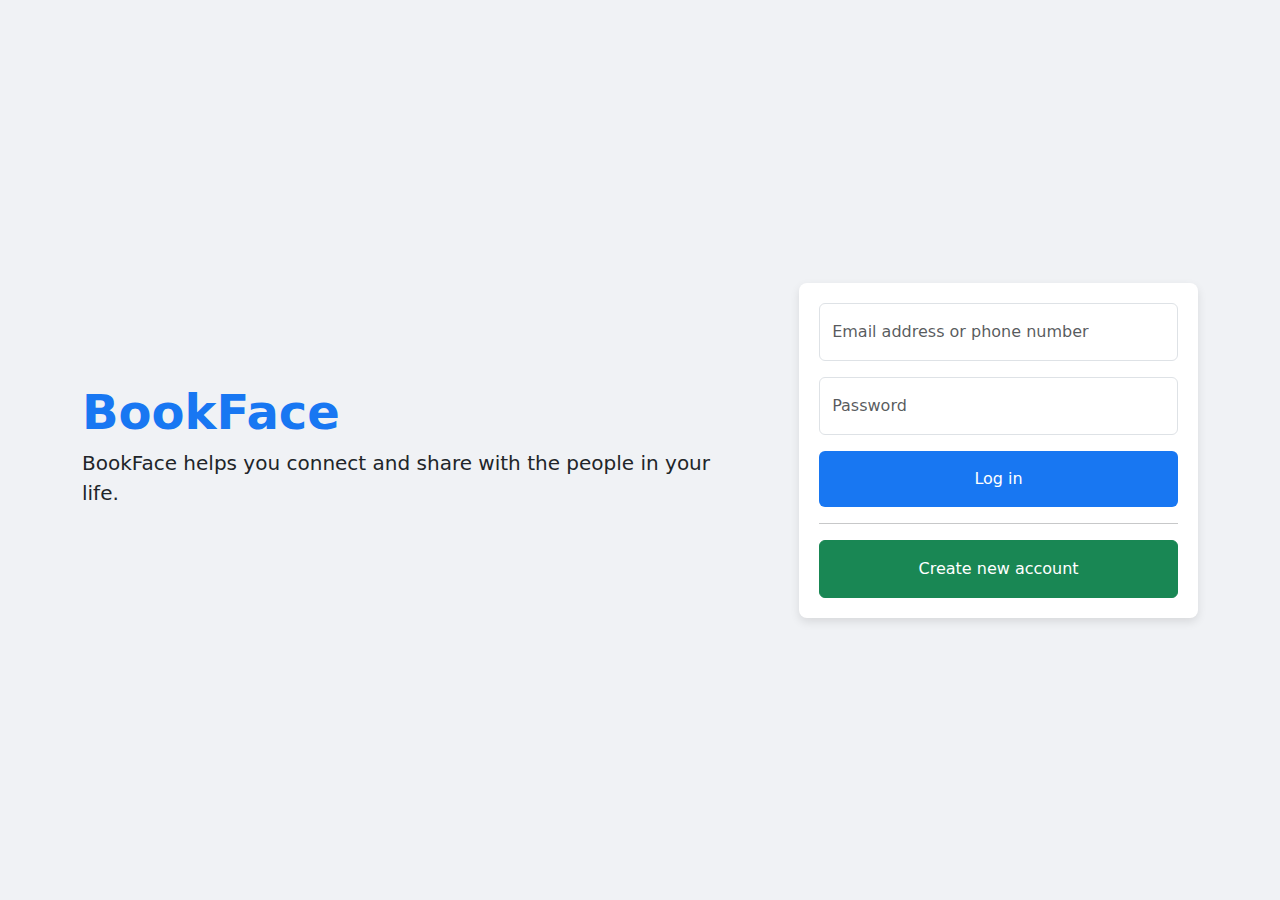
<file: index.html>
<!DOCTYPE html>
<html lang="en">
<head>
    <meta charset="UTF-8">
    <meta name="viewport" content="width=device-width, initial-scale=1.0">
    <title>Document</title>
    <link href="https://cdn.jsdelivr.net/npm/bootstrap@5.3.0/dist/css/bootstrap.min.css" rel="stylesheet">
    <link rel="stylesheet" href="style.css">
</head>
<body>
    <div class="container d-flex flex-column flex-md-row justify-content-center align-items-center vh-100 text-center text-md-start">
        <div class="mb-4 mb-md-0 me-md-5">
            <div class="facebook-logo">BookFace</div>
            <p class="fs-5">BookFace helps you connect and share with the people in your life.</p>
        </div>
        <div class="login-box">
            <input type="text" class="form-control mb-3 py-3" placeholder="Email address or phone number" id="indexEmailInp">
            <input type="password" class="form-control mb-3 py-3" placeholder="Password" id="indexPassInp">
            <button class="btn btn-login text-white w-100 py-2 py-3" onclick="Login()">Log in</button>
           
            <hr>
            <a href="signup.html" class="btn btn-success w-100 py-3 text-white text-decoration-none myCreateBtn">Create new account</a>

        </div>
        
    </div>
    <script src="app.js"></script>
</body>
</html>
</file>
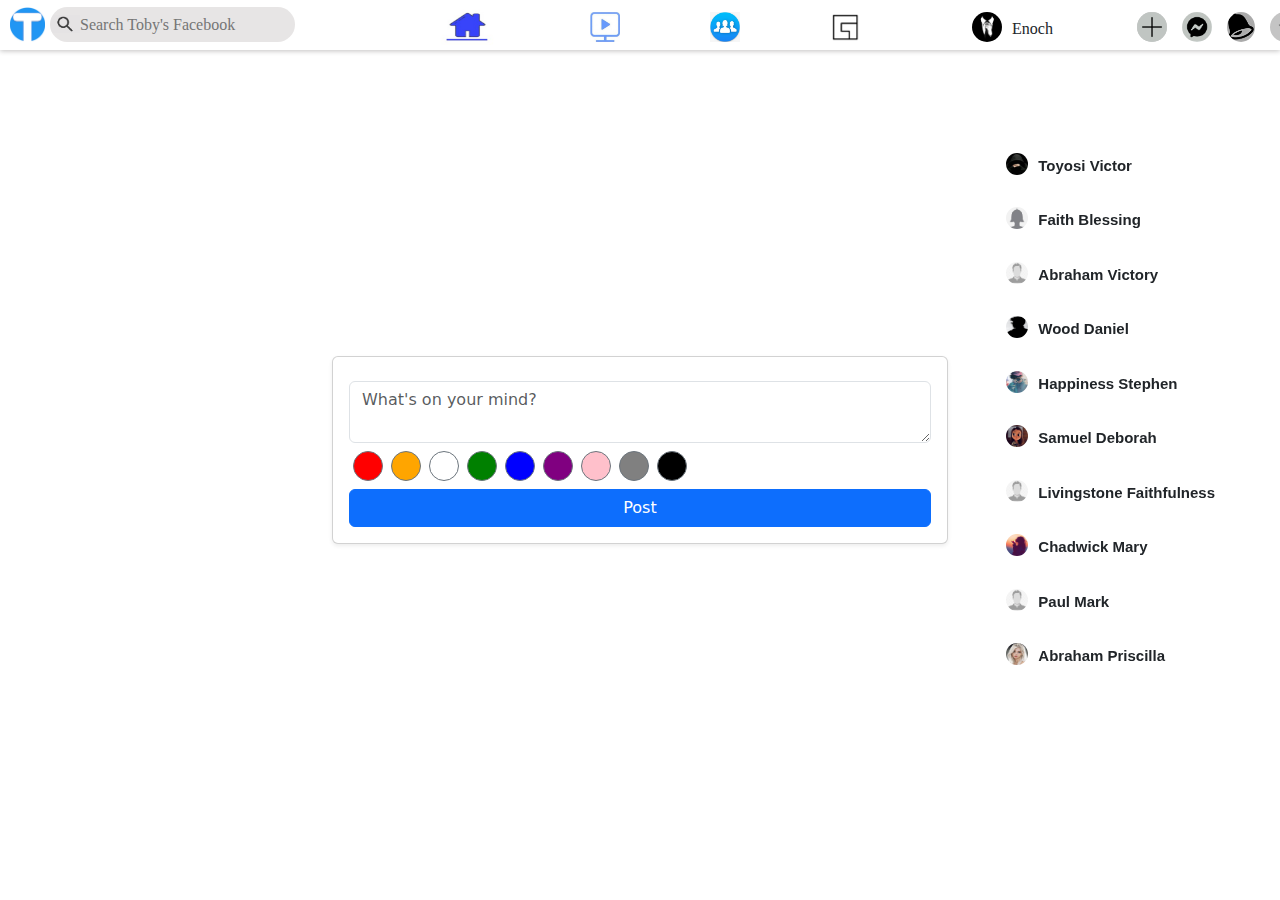
<file: homepg.html>
<!DOCTYPE html>
<html>
    <head>
        <meta charset="utf-8">
        
        <link rel="stylesheet" href="page.css" />
        <link href="https://cdn.jsdelivr.net/npm/bootstrap@5.3.0/dist/css/bootstrap.min.css" rel="stylesheet">
        <meta name="viewport" content="width=device-width, initial-scale=1.0">
        <title>Toby's Facebook Homepage</title>
        
    </head>
    <body>
        <div class="header">
            <nav class="icon1">
                <div><img class="img1" src="images/Tobybook.jpg" /></div>
                <div><input class="input1" type="text" onfocus="hideIcon(this);" placeholder="Search Toby's Facebook" /></div>  <!-- onfocus="hideIcon(this);": an event attribute to hide background image on focus -->
            </nav>

            <nav class="icon">
                <p class="home"><img class="mid" id="mide" src="images/Home.jpg" /></p>
                <p class="p"><img class="mid" src="images/Watch.jpg" /></p>
                <p class="p"><img class="mid" src="images/Groups.jpg" /></p>
                <p class="p"><img class="mid" src="images/Gaming.png" /></p>
            </nav>
            
            <nav class="black">
                <div class="black1"><img class="profile" src="images/profile.jpg" /><span id="prof"> Enoch</span></div>
                <div class="black2"><img class="blacke" src="images/black_plus.jpg" /></div>
                <div class="black3"><img class="blacke" src="images/black_messenger1.jpg" /></div>
                <div class="black4"><img class="blacke" id="blacken" src="images/black_notification1.jpg" /></div>
                <div class="black5"><img class="blacke" src="images/arrow_drop_down.png" /></div>
            </nav>
        </div>

        <div class="header2">
            <nav class="icon3">
                <div><img class="img1" src="images/Tobybook.jpg" /></div>
                <div><input class="input3" type="text" onfocus="hideIcon(this);" /></div>
            </nav>

            <nav class="icon5">
                <p class="home1"><img class="mid1" id="mid1" src="images/Home.jpg" /></p>
                <p class="p"><img id="mid1" src="images/Watch.jpg" /></p>
                <p class="p"><img id="mid1" src="images/Groups.jpg" /></p>
                <p class="p"><img id="mid1" src="images/Gaming.png" /></p>
            </nav>

            <nav class="black">
                <div class="black1"><img class="profile" src="images/profile.jpg" /><span id="prof"> Enoch</span></div>
                <div class="black2"><img class="blacke" src="images/black_plus.jpg" /></div>
                <div class="black3"><img class="blacke" src="images/black_messenger1.jpg" /></div>
                <div class="black4"><img class="blacke" id="blacken" src="images/black_notification1.jpg" /></div>
                <div class="black5"><img class="blacke" src="images/arrow_drop_down.png" /></div>
            </nav>
        </div>

       
        <div class="container mt-4 w-50">
            <div class="card p-3 shadow-sm">
                <div class="d-flex align-items-center mb-2">
                    
                    <div>
                        <p class="mb-0 fw-semibold" id="blogUser"></p>
                        
                    </div>
                </div>
                <textarea class="form-control mb-2" placeholder="What's on your mind?" id="postText"></textarea>
                <div class="d-flex mb-2">
                    <button class="btn btn-outline-secondary rounded-circle mx-1 color-btn" style="width: 30px; height: 30px; background-color: red;" id="red" onclick="changeColour('red')"></button>
                    <button class="btn btn-outline-secondary rounded-circle mx-1 color-btn" style="width: 30px; height: 30px; background-color: orange;" id="orange" onclick="changeColour('orange')"></button>
                    <button class="btn btn-outline-secondary rounded-circle mx-1 color-btn" style="width: 30px; height: 30px; background-color: white;" id="white" onclick="changeColour('white')"></button>
                    <button class="btn btn-outline-secondary rounded-circle mx-1 color-btn" style="width: 30px; height: 30px; background-color: green;" id="green" onclick="changeColour('green')"></button>
                    <button class="btn btn-outline-secondary rounded-circle mx-1 color-btn" style="width: 30px; height: 30px; background-color: blue;" id="blue" onclick="changeColour('blue')"></button>
                    <button class="btn btn-outline-secondary rounded-circle mx-1 color-btn" style="width: 30px; height: 30px; background-color: purple;" id="purple" onclick="changeColour('purple')"></button>
                    <button class="btn btn-outline-secondary rounded-circle mx-1 color-btn" style="width: 30px; height: 30px; background-color: pink;" id="pink" onclick="changeColour('pink')"></button>
                    <button class="btn btn-outline-secondary rounded-circle mx-1 color-btn" style="width: 30px; height: 30px; background-color: gray;" id="gray" onclick="changeColour('gray')"></button>
                    <button class="btn btn-outline-secondary rounded-circle mx-1 color-btn" style="width: 30px; height: 30px; background-color: black;" id="black" onclick="changeColour('black')"></button>
                </div>
                
                <button class="btn btn-primary w-100" id="postButton" onclick="AddPost()">Post</button>
            </div>
            <div id="postsContainer" class="mt-4 w-200"></div>
        </div>
        <div class="right">
            <div class="rite" id="rite">
                <div class="wright" id="wright"><img class="side" src="images/prof03.jpg" /><span id="side"> Toyosi Victor</span></div>
                <div class="wright" id="wright"><img class="side" src="images/prof02.jpg" /><span id="side"> Faith Blessing</span></div>
                <div class="wright" id="wright"><img class="side" src="images/prof05.jpg" /><span id="side"> Abraham Victory</span></div>
                <div class="wright" id="wright"><img class="side" src="images/prof06.jpg" /><span id="side"> Wood Daniel</span></div>
                <div class="wright" id="wright"><img class="side" src="images/prof07.jpg" /><span id="side"> Happiness Stephen</span></div>
                <div class="wright" id="wright"><img class="side" src="images/prof08.jpg" /><span id="side"> Samuel Deborah</span></div>
                <div class="wright" id="wright"><img class="side" src="images/prof05.jpg" /><span id="side"> Livingstone Faithfulness </span></div>
                <div class="wright" id="wright"><img class="side" src="images/prof09.jpg" /><span id="side"> Chadwick Mary</span></div>
                <div class="wright" id="wright"><img class="side" src="images/prof05.jpg" /><span id="side"> Paul Mark</span></div>
                <div class="wright" id="wright"><img class="side" src="images/prof10.jpg" /><span id="side"> Abraham Priscilla</span></div> <br><br><br><br><br>
            </div>
        </div>
        
        
        
        <script src="https://cdn.jsdelivr.net/npm/bootstrap@5.3.0/dist/js/bootstrap.bundle.min.js"></script>
        <script src="app.js"></script>
    </body>
</html>
</file>
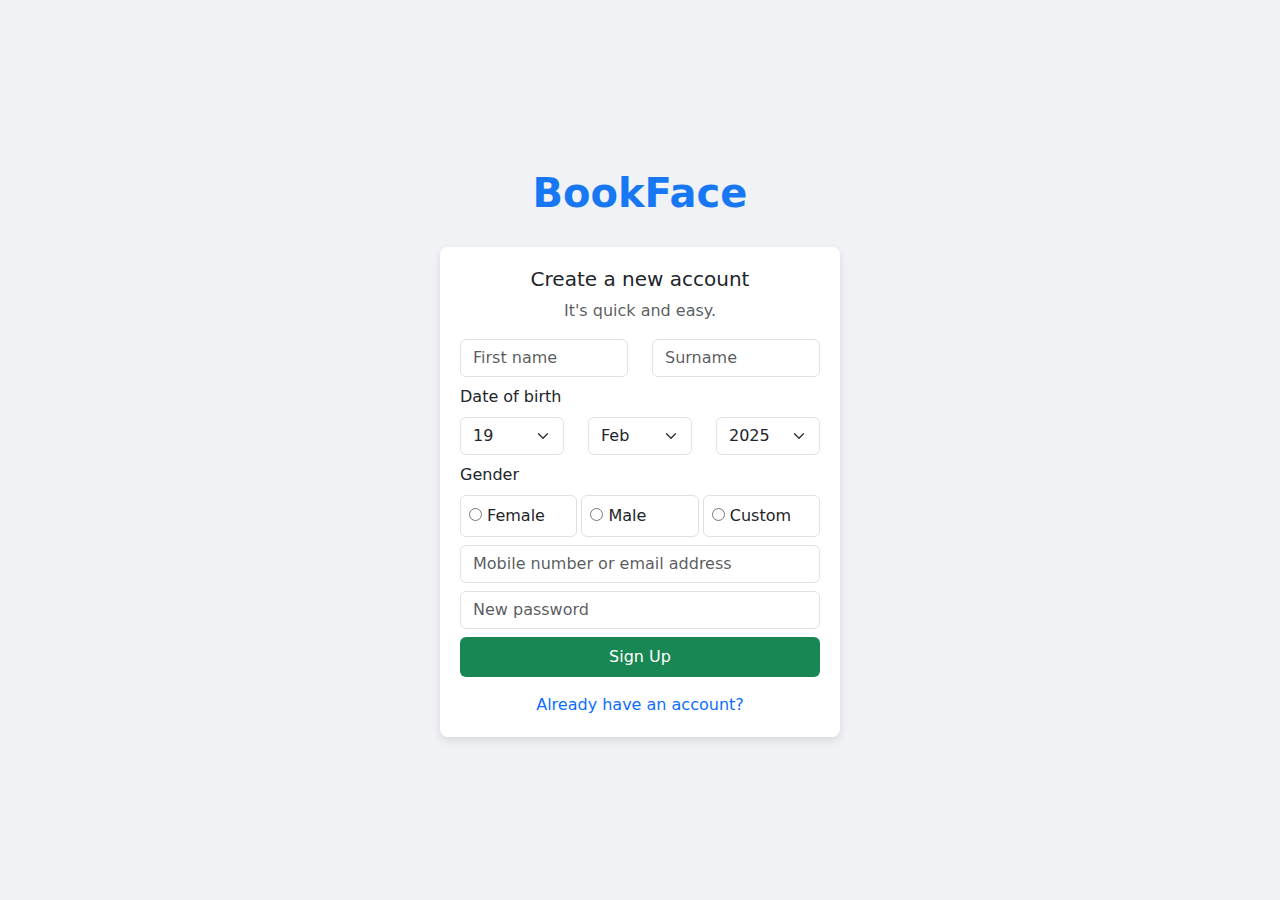
<file: signup.html>
<!DOCTYPE html>
<html lang="en">
<head>
    <meta charset="UTF-8">
    <meta name="viewport" content="width=device-width, initial-scale=1.0">
    <title>Document</title>
    <link href="https://cdn.jsdelivr.net/npm/bootstrap@5.3.0/dist/css/bootstrap.min.css" rel="stylesheet">
    <style>
        body {
            background-color: #f0f2f5;
        }
        .container {
            height: 100vh;
        }
        .signup-box {
            max-width: 400px;
            background: white;
            padding: 20px;
            border-radius: 8px;
            box-shadow: 0px 4px 10px rgba(0, 0, 0, 0.1);
        }
        .facebook-logo {
            color: #1877f2;
            font-size: 2.5rem;
            font-weight: bold;
        }
        .btn-signup {
            background-color:#198754;
            border: none;
        }
        .btn-signup:hover {
            background-color: #36a420;
        }
    </style>
</head>
<body>
    <div class="container d-flex justify-content-center align-items-center flex-column">
        <div class="text-center mb-4">
            <div class="facebook-logo">BookFace</div>
        </div>
        <div class="signup-box">
            <h5 class="text-center">Create a new account</h5>
            <p class="text-center text-muted">It's quick and easy.</p>
            <div class="row">
                <div class="col-6 mb-2"><input type="text" class="form-control" placeholder="First name" id="siUpFirst"></div>
                <div class="col-6 mb-2"><input type="text" class="form-control" placeholder="Surname" id="siUpLast"></div>
            </div>
            <label class="form-label">Date of birth</label>
            <div class="row mb-2">
                <div class="col"><select class="form-select"><option id="siUpDate">19</option></select></div>
                <div class="col"><select class="form-select"><option id="siUpMonth">Feb</option></select></div>
                <div class="col"><select class="form-select"><option id="siUpYear">2025</option></select></div>
            </div>
            <label class="form-label">Gender</label>
            <div class="d-flex justify-content-between mb-2">
                <label class="border rounded p-2 w-100 me-1"><input type="radio" name="gender"> Female</label>
                <label class="border rounded p-2 w-100 me-1"><input type="radio" name="gender"> Male</label>
                <label class="border rounded p-2 w-100"><input type="radio" name="gender"> Custom</label>
            </div>
            <input type="text" class="form-control mb-2" placeholder="Mobile number or email address" id="siUpEmail">
            <input type="password" class="form-control mb-2" placeholder="New password" id="siUpPass">
            <button class="btn btn-signup text-white w-100 py-2" onclick="SignUp()">Sign Up</button>
            <div class="text-center mt-3">
                <a href="index.html" class="text-decoration-none">Already have an account?</a>
            </div>
        </div>
    </div>
    <script src="app.js"></script>
</body>
</html>
</file>
<file: style.css>
body {
    background-color: #f0f2f5;
}
.login-box {
    width: 400px;
    background: white;
    padding: 20px;
    border-radius: 8px;
    box-shadow: 0px 4px 10px rgba(0, 0, 0, 0.1);
}
.facebook-logo {
    color: #1877f2;
    font-size: 3rem;
    font-weight: bold;
}
.btn-login {
    background-color: #1877f2;
    border: none;
}
.btn-login:hover {
    background-color: #166fe5;
}
.myCreateBtn{
    color: white;
}
</file>
<file: page.css>
body {
    font-family: Arial, sans-serif;
            background-color: #f0f2f5;
            display: flex;
            justify-content: center;
            align-items: center;
            height: 100vh;
    
}

img {
    width: auto;
    height: 30px;
    margin-left: 10px;
}
.post-container {
    background: white;
    width: 400px;
    border-radius: 10px;
    box-shadow: 0 2px 5px rgba(0, 0, 0, 0.2);
    padding: 15px;
}
.post-header {
    display: flex;
    align-items: center;
    margin-bottom: 10px;
}
.profile-pic {
    width: 40px;
    height: 40px;
    border-radius: 50%;
    margin-right: 10px;
}
.name-container {
    flex-grow: 1;
}
.name {
    font-weight: bold;
}
.privacy-selector {
    font-size: 12px;
    background: #e4e6eb;
    border: none;
    padding: 3px 6px;
    border-radius: 5px;
    cursor: pointer;
}
.post-input {
    width: 100%;
    border: none;
    outline: none;
    font-size: 16px;
    margin-bottom: 10px;
}
.add-to-post {
    display: flex;
    gap: 10px;
    padding: 10px 0;
    border-top: 1px solid #ddd;
}
.add-to-post img {
    width: 20px;
    cursor: pointer;
}
.post-btn {
    width: 100%;
    background: #b0b3b8;
    border: none;
    padding: 10px;
    border-radius: 5px;
    color: white;
    font-weight: bold;
    cursor: not-allowed;
}
.header {
    float: left;
    position: fixed;
    width: 100%;
    height: 50px;
    background: white;
    top: 0px;
    left: 0px;
    z-index: 2;
    font-family: verdana;
    display: flex;
    box-shadow: 0 1px 5px rgb(194, 193, 193);
}

@media screen and (max-width: 1180px) {  /* for screen size adaptation */
    .header {
        display: none;
}
}

.icon1 {
    float: left;
    position: fixed;
    width: 100%;
    height: 35px;
    background: white;
    top: 7px;
    left: 0px;
    font-family: verdana;
    display: flex;
    z-index: 3; /* specifying document layer */
}

.img1 {
    margin-top: 0px;
    height: 35px;
    cursor: pointer; /*for pointing at objects*/
}

.input1 {
    margin-top: 0px;
    margin-left: 5px;
    margin-right: 50px;
    padding-top: 0px;
    padding-bottom: 0px;
    padding-left: 15px;
    border: 0px;
    border-radius: 20px; /* to have curved radius */
    background-color: rgb(231, 229, 229);
    width: 245px;
    height: 35px;
    cursor: pointer; /*for pointing at objects*/
}

.input1 {
    background-image: url(images/search.jpg); /* to have a background image */
    background-size: 30px;
    background-repeat: no-repeat;  /* background images do repeat */
    background-position: left;
    text-indent: 15px;
}

.input1:focus {  /* to make image disappear on focus */
    background-image: none; 
    text-indent: 0px;
}

.icon {
    float: left;
    position: fixed;
    width: 100px;
    height: 35px;
    background: white;
    top: 0;
    left: 350px;
    font-family: verdana;
    display: flex;
    z-index: 3;
    margin-top: 0px;
}

.icon {
    left: 50%;
    width: 460px;
    margin-left: -230px;
}

.home, .p {
    margin: 12px 45px;
    padding: 0px;
    cursor: pointer;
}

.mid {
    margin-left: 0px;
    width: 30px;
    height: 30px;
}

.mid:hover {  /* give characteristics when hovering over objects */
    padding-top: 2px;
}

#mide {
    width: 65px;
    height: 40px;
    margin-left: -20px;
    margin-top: -7px;
}

.black {
    float: right;
    position: fixed;
    width: 320px;
    height: 35px;
    background: white;
    top: 7px;
    margin-right: 0px;
    font-family: verdana;
    display: flex;
}

.black {
    position: fixed;
    right: 25%;
    width: 290px;
    margin-right: -145px;
    right: 170px;
    z-index: 3;
}

.black2, .black3, .black4, .black5 {
    height: 22px;
}

.black1, .black2, .black3, .black4, .black5 {
    padding-top: 5px;
    margin-left: 5px;
    cursor: pointer;
    width: auto;
}

.blacke {
    border-radius: 100%;
    background-color: rgb(196, 196, 196);
}

#blacken {
    width: 28px;
}

.black1 {
    display: flex;
}

.blacke:hover {
    padding-top: 2px;
}

@media screen and (max-width: 850px) {
    .black {
        display: none;
    }
}

.profile {
    margin-left: 2px;
    border-radius: 100%;
    width: 30px;
    height: 30px;
    cursor: pointer;
}

#prof {
    padding-top: 5px;
    padding-left: 10px;
    padding-right: 10px;
    cursor: pointer;
    width: 120px;
}

.header2 {
    display: flex;
    float: left;
    position:fixed;
    width: 100%;
    height: 50px;
    background: white;
    top: 0px;
    left: 0px;
    font-family: verdana;
    z-index: 2;
    box-shadow: 0 1px 5px rgb(194, 193, 193);
}

@media screen and (min-width: 1180px) {
    .header2 {
        display: none;
}
}

.icon3 {
    float: left;
    position:fixed;
    width: 100%;
    height: 35px;
    background: white;
    top: 7px;
    left: 0px;
    font-family: verdana;
    display: flex;
    z-index: 3;
}  

.input3 {
    margin-top: 0px;
    margin-left: 5px;
    margin-right: 5px;
    padding-top: 0px;
    padding-bottom: 0px;
    padding-left: 10px;
    border: 0px;
    border-radius: 100%;
    background-color: rgb(231, 229, 229);
    width: 25px;
    height: 35px;
    cursor: pointer;
}

.input3 {
    background-image: url(images/search.jpg);
    background-size: 30px;
    background-repeat: no-repeat;
    background-position: center;
    text-indent: 20px;
}

.input3:focus {
    background-image: none;
    text-indent: 0px;
}

.icon5 {
    float: left;
    position:fixed;
    width: 100%;
    height: 35px;
    background: white;
    top: 0;
    left: 85px;
    font-family: verdana;
    display: flex;
    z-index: 3;
    margin-top: 0px;
    margin-left: 3px;
}  

.home1 {
    margin: 5px 65px;
    margin-left: 0px;
    padding: 0px;
    cursor: pointer;
}

.mid1 {
    width: 65px;
    height: 40px;
    margin-left: 0px;
    margin-top: 0px;
    margin-right: -65px;
}

#mid1:hover {
    padding-top: 2px;
}

.left {
    position: fixed;
    margin-top: 40px;
    z-index: 0;
}

@media screen and (max-width: 1180px) {
    .left {
        display: none;
}
}

.div {
    margin: 12px 1px;
    font-family: Arial, Helvetica, sans-serif;
    font-weight: 600;
}

#covid {
    display: flex;
    padding-top: 5px;
    padding-bottom: 5px;
    cursor: pointer;
}

#covid:hover {
    background-color: rgb(197, 197, 197);
    border-radius: 5px;
}

.side {
    width: 22px;
    height: 22px;
    border-radius: 100%;
}

#side {
    margin-left: 10px;
    font-size: 15px;
    margin-top: 2px;
}

.see-more {
    margin-left: 10px;
    background-color: rgb(189, 186, 186);
    width: 195px;
    height: 25px;
    padding-left: 95px;
    padding-top: 5px;
    border-radius: 5px;
    font-family: Verdana, Geneva, Tahoma, sans-serif;
    cursor: pointer;
}

.see-more:hover {
    background-color: rgb(211, 211, 211);
    border-radius: 5px;
}

.navigate {
    margin-bottom: 0;
    padding: 0;
    margin-left: 10px; 
    font-family: Arial, Helvetica, sans-serif;
}

.nav, .nav1 {
    display: flex;
    font-size: small;
    color: gray;
    line-height: 0px;
    cursor: pointer;
}

@media screen and (min-width: 1180px) {
    .nav1 {
        display: none;
}
}

#main {
    margin: 60px 15px;
    font-family: Arial, Helvetica, sans-serif;
    justify-content: center;
    z-index: 1;
}

@media screen and (min-width: 1180px) {
    .main {
        max-width: 570px;
        margin: auto;
}
}

.article1 {
    background-color: white;
    margin-bottom: 20px;
    border-radius: 5px;
    padding-top: 10px;
    padding-left: 15px;
    box-shadow: 0 1px 5px rgb(194, 193, 193);
}

.row2 {
    display: flex;
    margin-right: 5px;
}

#row2 {
    border-bottom: 1px solid rgb(231, 229, 229);
}

.input2 {
    border-radius: 20px;
    margin-bottom: 10px;
    padding-left: 15px;
    border: 0px;
    background-color: rgb(231, 229, 229);
    width: 440px;
    height: 30px;
    cursor: pointer;
}

.up {
    display: flex;
    width: 460px;
}

.up1 {
    display: flex;
    margin-right: 15px;
    width: 100%;
    cursor: pointer;
}

#up {
    height: 15px;
    margin-right: 5px;
}

.article2 {
    background-color: white;
    border-radius: 5px;
    box-shadow: 0 2px 5px rgb(194, 193, 193);
}

.post {
    display: flex;
    background-color: white;
    border-radius: 5px;
    padding-top: 10px;
    padding-left: 15px;
}

#aside0 {
    width: 125px;
}

.donald {
    font-weight: bold;
    margin-left: 10px;
    width: 165px;
    cursor: pointer;
}

.notification {
    margin-left: 10px;
    display: flex;
    margin-top: 0;
}

.hour {
    font-size: 13px;
    color: gray;
}

#notify {
    width: auto;
    height: 15px;
    margin-left: 10px;
} 

.updated {
    font-size: 15px;
    color: gray;
    width: 275px;
    margin-left: 0px;
    padding-left: 0px;
}

.ellipse {
    font-weight: bold;
    margin-left: 35px;
    margin-top: 0;
    cursor: pointer;
}

.pix {
    background-color: rgb(194, 190, 190);
    height: 220px;
    cursor: pointer;
}

.trump {
    width: 400px;
    height: 400px;
    border-radius: 100%;
    margin-left: 60px;
    margin-right: 60px;
    margin-top: 15px;
    cursor: pointer;
}

.result {
    display: flex;
    padding-top: 220px;
    font-family: sans-serif;
    font-size: small;
}

.border1 {
    border-top: 2px solid rgb(231, 229, 229);;
    display: flex;
    width: 100%;
}

.well {
    padding-bottom: 8px;
    padding-top: 8px;
    display: flex;
    color: gray;
}

#like1 {
    width: auto;
    height: 15px;
    margin-left: 50px;
    cursor: pointer;
}

.num1 {
    margin-left: 5px;
    cursor: pointer;
}

.num2 {
    margin-left: 260px;
    cursor: pointer;
}

.action {
    display: flex;
    padding-bottom: 10px;
    justify-content: center;
}

.border {
    border-top: 1px solid rgb(231, 229, 229);
    display: flex;
    width: 90%;
}

.like {
    margin-left: 50px;
    padding-right: 20px;
    margin-top: 10px;
    color: rgb(88, 86, 86);
    display: flex;
    cursor: pointer;
}

#like, #comment, #share {
    width: auto;
    height: 15px;
    margin-right: 5px;
}

.comment {
    padding-left: 30px;
    padding-right: 20px;
    margin-top: 10px;
    color: rgb(88, 86, 86);
    display: flex;
    cursor: pointer;
}

.share {
    padding-left: 30px;
    padding-right: 20px;
    margin-top: 10px;
    color: rgb(88, 86, 86);
    display: flex;
    cursor: pointer;
}

#span:hover {
    background-color: rgb(214, 214, 214);
    border-radius: 5px;
    padding-top: 1px;
}

.replies {
    padding-top: 5px;
    width: 90%;
    border-top: 1px solid rgb(231, 229, 229);;
    display: flex;
    margin-left: 5%;
} 

.aside2 {
    display: block;
    cursor: pointer;
}

.donald1 {
    font-weight: bold;
    margin: 5px 10px;
    cursor: pointer;
}

.updated1 {
    margin: 5px 10px;
    cursor: pointer;
}

.react {
    display: flex;
    margin: 5px 10px;
}
.dot, .dot1, .dot0 {
    margin-right: 5px;
    font-size: small;
    font-weight: 600;
    color: gray;
}

.dot {
    cursor: pointer;
}

.dot1 {
    font-weight: normal;
}

.dot:hover {
    background-color: rgb(214, 214, 214);
    border-radius: 5px;
    padding-top: 1px;
}

.click {
    font-weight: bold;
    color: rgb(75, 75, 207);
}

.dblclick {
    color: rgb(88, 86, 86);
    background-color: white;
}

.dblclick1 {
    color: gray;
    background-color: white;
}

#row3 {
    margin-top: 5px;
    margin-left: 0px;
    margin-left: 26px;
}

.row3 {
    display: flex;
    margin-right: 2px;
}

.input4 {
    margin-left: 5px;
    border-radius: 20px;
    padding-left: 15px;
    border: 0px;
    background-color: rgb(231, 229, 229);
    width: 425px;
    height: 30px;
    cursor: pointer;
}

.divp {
    margin: 5px 66px;
    font-size: small;
    padding-bottom: 5px;
}

.right {
    right: 0px;
    position: fixed;
    font-family: Arial, Helvetica, sans-serif;
    margin-top: 40px;
    margin-right: 50px;
    z-index: 0;
}

@media screen and (max-width: 850px) {
    .right {
        display: none;
}
}

.wright {
    display: flex;
    margin: 10px 5px;
    font-weight: bold;
    padding-top: 10px;
    padding-bottom: 10px;
    padding-right: 10px;
    cursor: pointer;
}

.wright:hover {
    background-color: rgb(214, 214, 214);
    border-radius: 5px;
}

.white {
    position: fixed;
    right: 15px;
    bottom: 20px;
    z-index: 1;
}

#white {
    border-radius: 100%;
    width: 50px;
    height: 52px;
    margin-left: 0px;
    cursor: pointer;
}

#white:hover {
    padding-bottom: 2px;
}
</file>
